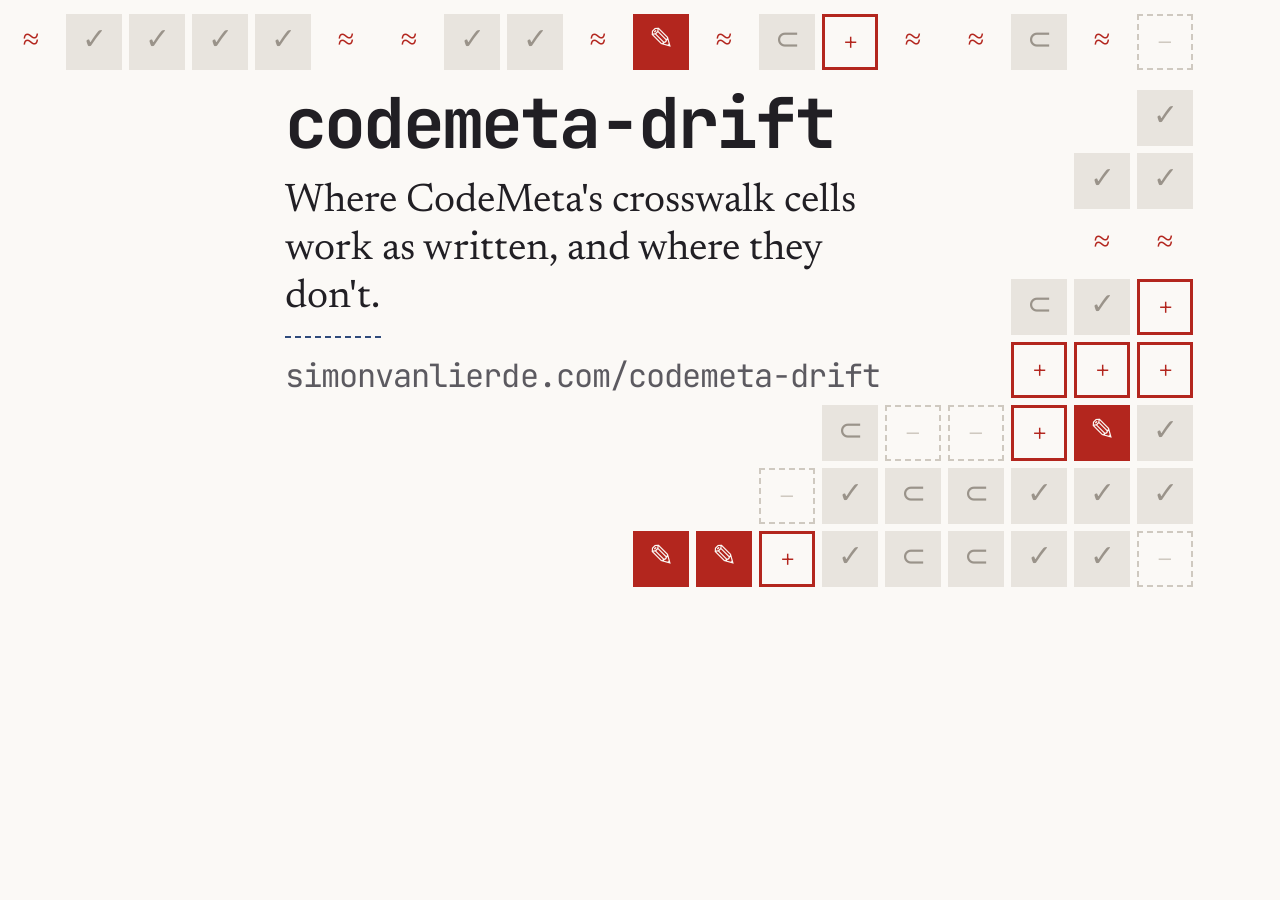
<file: docs/og-card.html>
<!doctype html>
<html lang="en">
<head>
<meta charset="utf-8">
<title>codemeta-drift social card</title>
<!-- Source of docs/assets/og.png. Render: `just og-card`. -->
<style>
  @font-face { font-family: Newsreader; src: url("../site/fonts/newsreader-latin-400-normal.woff2") format("woff2"); font-weight: 400; }
  @font-face { font-family: "JetBrains Mono"; src: url("../site/fonts/jetbrains-mono-latin-400-normal.woff2") format("woff2"); font-weight: 400; }
  @font-face { font-family: "JetBrains Mono"; src: url("../site/fonts/jetbrains-mono-latin-700-normal.woff2") format("woff2"); font-weight: 700; }
  :root {
    --paper: #fbf9f6; --ink: #211f24; --faint: #5c5a60; --mark: #b3261e; --link: #2f4b7c; --asis: #e8e4de;
    --serif: Newsreader, Charter, "Bitstream Charter", Cambria, Georgia, serif;
    --mono: "JetBrains Mono", ui-monospace, Menlo, Consolas, "DejaVu Sans Mono", monospace;
  }
  * { box-sizing: border-box; margin: 0; }
  html, body { width: 1200px; height: 630px; overflow: hidden; background: var(--paper); color: var(--ink); }
  /* One tile per matrix cell, placed by its row and term. Glyphs are about 55% of the tile. */
  .c { position: absolute; display: grid; place-items: center; font: 400 var(--g)/1 var(--serif); }
  .o, .s { background: var(--asis); color: #9a938a; }
  .q { color: var(--mark); }
  .x { background: var(--mark); color: var(--paper); }
  .p { border: 3px solid var(--mark); color: var(--mark); }
  main { position: absolute; z-index: 1; left: 285px; top: 0; width: 630px; height: 630px; }
  h1 { position: absolute; font: 700 70px/1 var(--mono); letter-spacing: -0.04em; }
  .job { position: absolute; font: 400 40px/1.2 var(--serif); width: 600px; }
  .url { position: absolute; font: 400 32px/1 var(--mono); color: var(--faint); letter-spacing: -0.03em; }
  .url::before { content: ""; display: block; width: 96px; border-top: 2px dashed var(--link); margin-bottom: 22px; }
  :root { --g: 30px; }
  h1 { top: 88px; } .job { top: 178px; } .url { top: 336px; }  .n { border: 2px dashed #cfc9c0; color: #cfc9c0; }

</style>
</head>
<body>
<!-- Cells are CodeMeta 4.0's crosswalk status for CFF, Zenodo, DataCite, BibTeX, pyproject.toml, PKG-INFO, Cargo, npm,
     R DESCRIPTION and Julia (rows) by the 19 terms of the page's matrix, from codemeta_drift.coverage on
     examples/mapping-4.0.json. o = works as written, s = scope, q = notation, x = wrong, p = missing, - = no field. Each tile keeps its
     matrix row and term order; a layout only chooses which cells to show. -->
<div id="m"></div>
<main>
  <h1>codemeta-drift</h1>
  <p class="job">Where CodeMeta's crosswalk cells work as written, and where they don't.</p>
  <p class="url">simonvanlierde.com/codemeta-drift</p>
</main>
<script>
  const rows = ["ooooox----qxsoooo--", "oooppqpppqossqooo--", "qooooqqooqxqspqqsq-", "opopp-----osssopqo-", "ppppp-----p--ppp---", "ooxpp-----s--pxo---", "xoopp-x---o--opx---", "ooopp-qpp-ossooo---", "xoxxxpxxxpossoo-o--", "oppppp-----ss------"];
  // Top band: DataCite across all 19 terms. Staircase: rows (0, 1, 2, 3, 4, 5, 7, 8), terms 4-15 (the 12 consecutive terms with the fewest no-field cells), snug to the right edge; row i keeps its last k terms.
  const P = 63, W = 56, H = 56, cols = 12, c0 = 4, sub = [0, 1, 2, 3, 4, 5, 7, 8], ks = [1, 2, 2, 3, 3, 6, 7, 9];
  const cells = [];
  for (let c = 0; c < 19; c++) cells.push([2, c, 3 + c * P, 14]);
  ks.forEach((k, i) => { for (let j = cols - k; j < cols; j++) cells.push([sub[i], c0 + j, 3 + (7 + j) * P, 90 + i * P]); });
  const mark = { o: "✓", s: "⊂", q: "≈", x: "✎", p: "+", "-": "–" };
  document.getElementById("m").innerHTML = cells.map(([r, c, x, y]) => {
    const s = rows[r][c];
    return `<div class="c ${s === "-" ? "n" : s}" style="left:${x}px;top:${y}px;width:${W}px;height:${H}px">${mark[s]}</div>`;
  }).join("");
</script>
</body>
</html>
</file>
